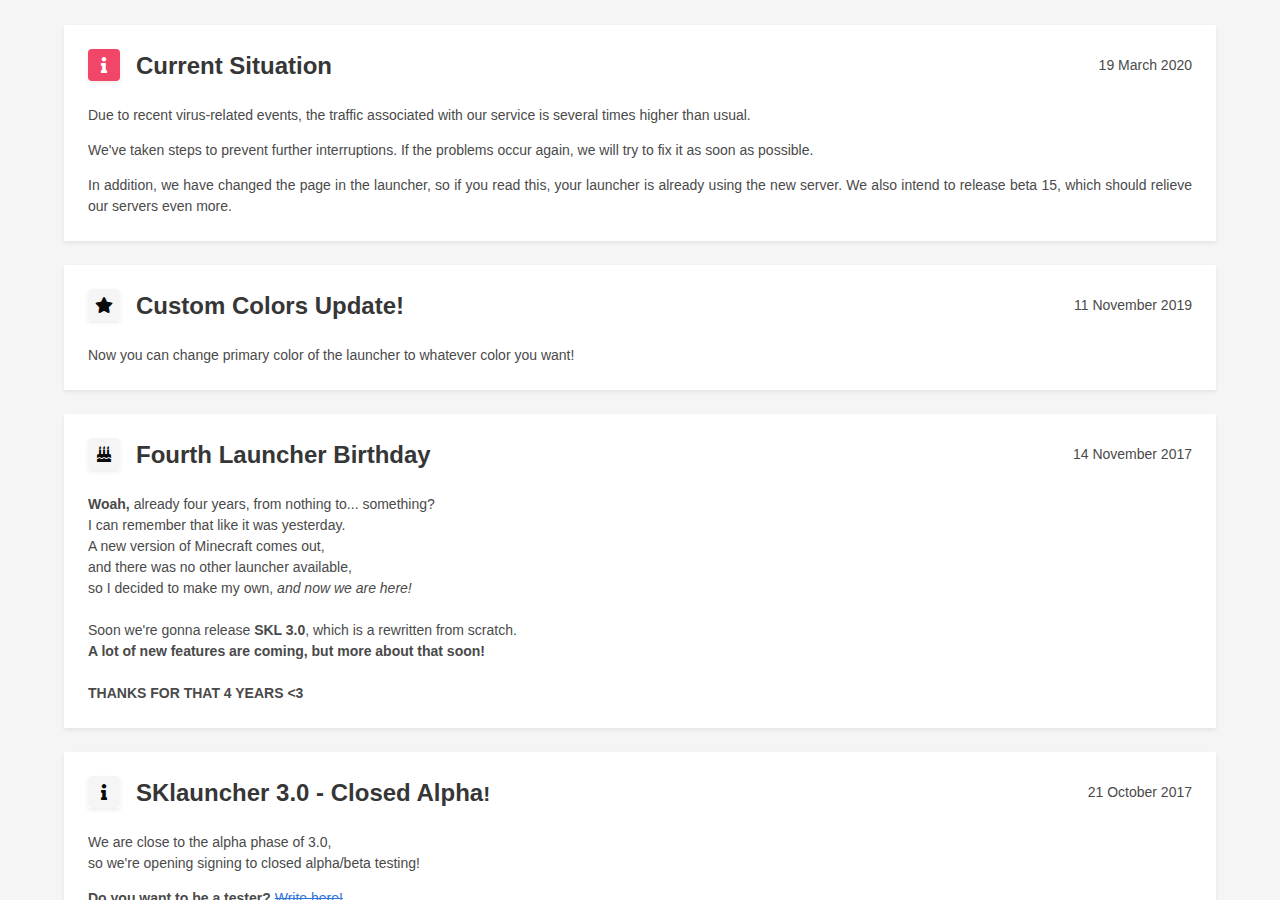
<file: idk/index.html>
<html xmlns="http://www.w3.org/1999/xhtml" lang="en">

<head>
	<meta http-equiv="Content-Type" content="text/html; charset=utf-8" />
	<meta name="description" content="HTTrack is an easy-to-use website mirror utility. It allows you to download a World Wide website from the Internet to a local directory,building recursively all structures, getting html, images, and other files from the server to your computer. Links are rebuiltrelatively so that you can freely browse to the local site (works with any browser). You can mirror several sites together so that you can jump from one toanother. You can, also, update an existing mirror site, or resume an interrupted download. The robot is fully configurable, with an integrated help" />
	<meta name="keywords" content="httrack, HTTRACK, HTTrack, winhttrack, WINHTTRACK, WinHTTrack, offline browser, web mirror utility, aspirateur web, surf offline, web capture, www mirror utility, browse offline, local  site builder, website mirroring, aspirateur www, internet grabber, capture de site web, internet tool, hors connexion, unix, dos, windows 95, windows 98, solaris, ibm580, AIX 4.0, HTS, HTGet, web aspirator, web aspirateur, libre, GPL, GNU, free software" />
	<title>Local index - HTTrack Website Copier</title>
  <!-- Mirror and index made by HTTrack Website Copier/3.49-2 [XR&CO'2014] -->
	<style type="text/css">
	<!--

body {
	margin: 0;  padding: 0;  margin-bottom: 15px;  margin-top: 8px;
	background: #77b;
}
body, td {
	font: 14px "Trebuchet MS", Verdana, Arial, Helvetica, sans-serif;
	}

#subTitle {
	background: #000;  color: #fff;  padding: 4px;  font-weight: bold; 
	}

#siteNavigation a, #siteNavigation .current {
	font-weight: bold;  color: #448;
	}
#siteNavigation a:link    { text-decoration: none; }
#siteNavigation a:visited { text-decoration: none; }

#siteNavigation .current { background-color: #ccd; }

#siteNavigation a:hover   { text-decoration: none;  background-color: #fff;  color: #000; }
#siteNavigation a:active  { text-decoration: none;  background-color: #ccc; }


a:link    { text-decoration: underline;  color: #00f; }
a:visited { text-decoration: underline;  color: #000; }
a:hover   { text-decoration: underline;  color: #c00; }
a:active  { text-decoration: underline; }

#pageContent {
	clear: both;
	border-bottom: 6px solid #000;
	padding: 10px;  padding-top: 20px;
	line-height: 1.65em;
	background-image: url(backblue.gif);
	background-repeat: no-repeat;
	background-position: top right;
	}

#pageContent, #siteNavigation {
	background-color: #ccd;
	}


.imgLeft  { float: left;   margin-right: 10px;  margin-bottom: 10px; }
.imgRight { float: right;  margin-left: 10px;   margin-bottom: 10px; }

hr { height: 1px;  color: #000;  background-color: #000;  margin-bottom: 15px; }

h1 { margin: 0;  font-weight: bold;  font-size: 2em; }
h2 { margin: 0;  font-weight: bold;  font-size: 1.6em; }
h3 { margin: 0;  font-weight: bold;  font-size: 1.3em; }
h4 { margin: 0;  font-weight: bold;  font-size: 1.18em; }

.blak { background-color: #000; }
.hide { display: none; }
.tableWidth { min-width: 400px; }

.tblRegular       { border-collapse: collapse; }
.tblRegular td    { padding: 6px;  background-image: url(fade.gif);  border: 2px solid #99c; }
.tblHeaderColor, .tblHeaderColor td { background: #99c; }
.tblNoBorder td   { border: 0; }


// -->
</style>

</head>

<table width="76%" border="0" align="center" cellspacing="0" cellpadding="3" class="tableWidth">
	<tr>
	<td id="subTitle">HTTrack Website Copier - Open Source offline browser</td>
	</tr>
</table>
<table width="76%" border="0" align="center" cellspacing="0" cellpadding="0" class="tableWidth">
<tr class="blak">
<td>
	<table width="100%" border="0" align="center" cellspacing="1" cellpadding="0">
	<tr>
	<td colspan="6"> 
		<table width="100%" border="0" align="center" cellspacing="0" cellpadding="10">
		<tr> 
		<td id="pageContent"> 
<!-- ==================== End prologue ==================== -->

	<meta name="generator" content="HTTrack Website Copier/3.x">
	<TITLE>Local index - HTTrack</TITLE>
</HEAD>
<BODY>
<H1 ALIGN=Center>Index of locally available sites:</H1>
	<TABLE BORDER="0" WIDTH="100%" CELLSPACING="1" CELLPADDING="0">
		<TR>
			<TD BACKGROUND="fade.gif">
				&middot;
					<A HREF="skmedix.github.io/index.html">
						SKlauncher 3.0 - Blog
					</A>		
			</TD>
		</TR>
	</TABLE>
	<BR>
	<BR>
	<BR>
  	<H6 ALIGN="RIGHT">
	<I>Mirror and index made by HTTrack Website Copier [XR&amp;CO'2008]</I>
	</H6>
	<!-- Mirror and index made by HTTrack Website Copier/3.49-2 [XR&CO'2014] -->
	<!-- Thanks for using HTTrack Website Copier! -->
	<meta HTTP-EQUIV="Refresh" CONTENT="0; URL=skmedix.github.io/index.html">


<!-- ==================== Start epilogue ==================== -->
		</td>
		</tr>
		</table>
	</td>
	</tr>
	</table>
</td>
</tr>
</table>

<table width="76%" border="0" align="center" valign="bottom" cellspacing="0" cellpadding="0">
	<tr>
	<td id="footer"><small>&copy; 2008 Xavier Roche & other contributors - Web Design: Leto Kauler.</small></td>
	</tr>
</table>

</body>

</html>
</file>
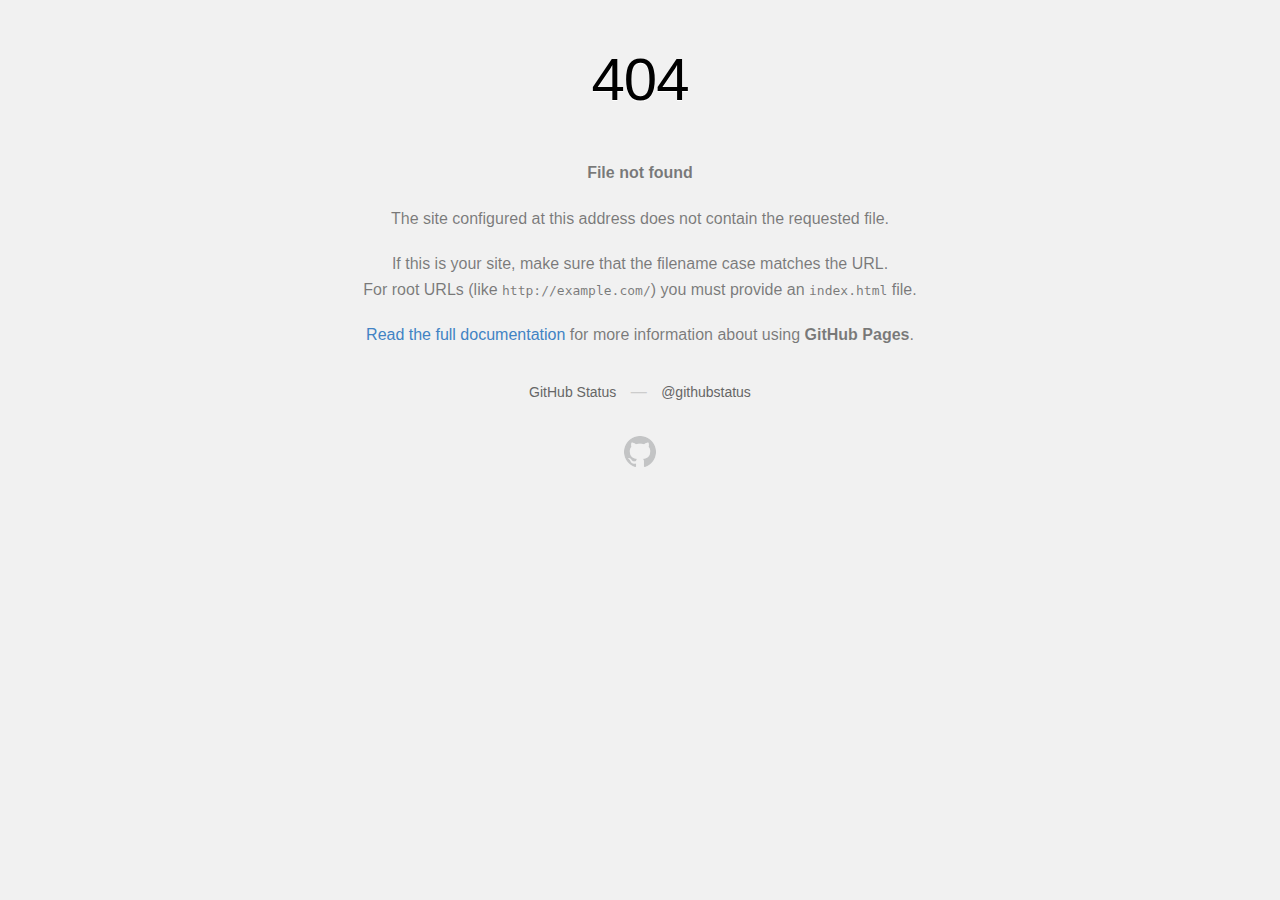
<file: announcement/window.location.html>
<!DOCTYPE html>
<html>
  <head>
    <meta http-equiv="Content-type" content="text/html; charset=utf-8">
    <meta http-equiv="Content-Security-Policy" content="default-src 'none'; style-src 'unsafe-inline'; img-src data:; connect-src 'self'">
    <title>Page not found &middot; GitHub Pages</title>
    <style type="text/css" media="screen">
      body {
        background-color: #f1f1f1;
        margin: 0;
        font-family: "Helvetica Neue", Helvetica, Arial, sans-serif;
      }

      .container { margin: 50px auto 40px auto; width: 600px; text-align: center; }

      a { color: #4183c4; text-decoration: none; }
      a:hover { text-decoration: underline; }

      h1 { width: 800px; position:relative; left: -100px; letter-spacing: -1px; line-height: 60px; font-size: 60px; font-weight: 100; margin: 0px 0 50px 0; text-shadow: 0 1px 0 #fff; }
      p { color: rgba(0, 0, 0, 0.5); margin: 20px 0; line-height: 1.6; }

      ul { list-style: none; margin: 25px 0; padding: 0; }
      li { display: table-cell; font-weight: bold; width: 1%; }

      .logo { display: inline-block; margin-top: 35px; }
      .logo-img-2x { display: none; }
      @media
      only screen and (-webkit-min-device-pixel-ratio: 2),
      only screen and (   min--moz-device-pixel-ratio: 2),
      only screen and (     -o-min-device-pixel-ratio: 2/1),
      only screen and (        min-device-pixel-ratio: 2),
      only screen and (                min-resolution: 192dpi),
      only screen and (                min-resolution: 2dppx) {
        .logo-img-1x { display: none; }
        .logo-img-2x { display: inline-block; }
      }

      #suggestions {
        margin-top: 35px;
        color: #ccc;
      }
      #suggestions a {
        color: #666666;
        font-weight: 200;
        font-size: 14px;
        margin: 0 10px;
      }

    </style>
  </head>
  <body>

    <div class="container">

      <h1>404</h1>
      <p><strong>File not found</strong></p>

      <p>
        The site configured at this address does not
        contain the requested file.
      </p>

      <p>
        If this is your site, make sure that the filename case matches the URL.<br>
        For root URLs (like <code>http://example.com/</code>) you must provide an
        <code>index.html</code> file.
      </p>

      <p>
        <a href="https://help.github.com/pages/">Read the full documentation</a>
        for more information about using <strong>GitHub Pages</strong>.
      </p>

      <div id="suggestions">
        <a href="https://githubstatus.com">GitHub Status</a> &mdash;
        <a href="https://twitter.com/githubstatus">@githubstatus</a>
      </div>

      <a href="/" class="logo logo-img-1x">
        <img width="32" height="32" title="" alt="" src="[data-uri]">
      </a>

      <a href="/" class="logo logo-img-2x">
        <img width="32" height="32" title="" alt="" src="[data-uri]">
      </a>
    </div>
  </body>
</html>
</file>
